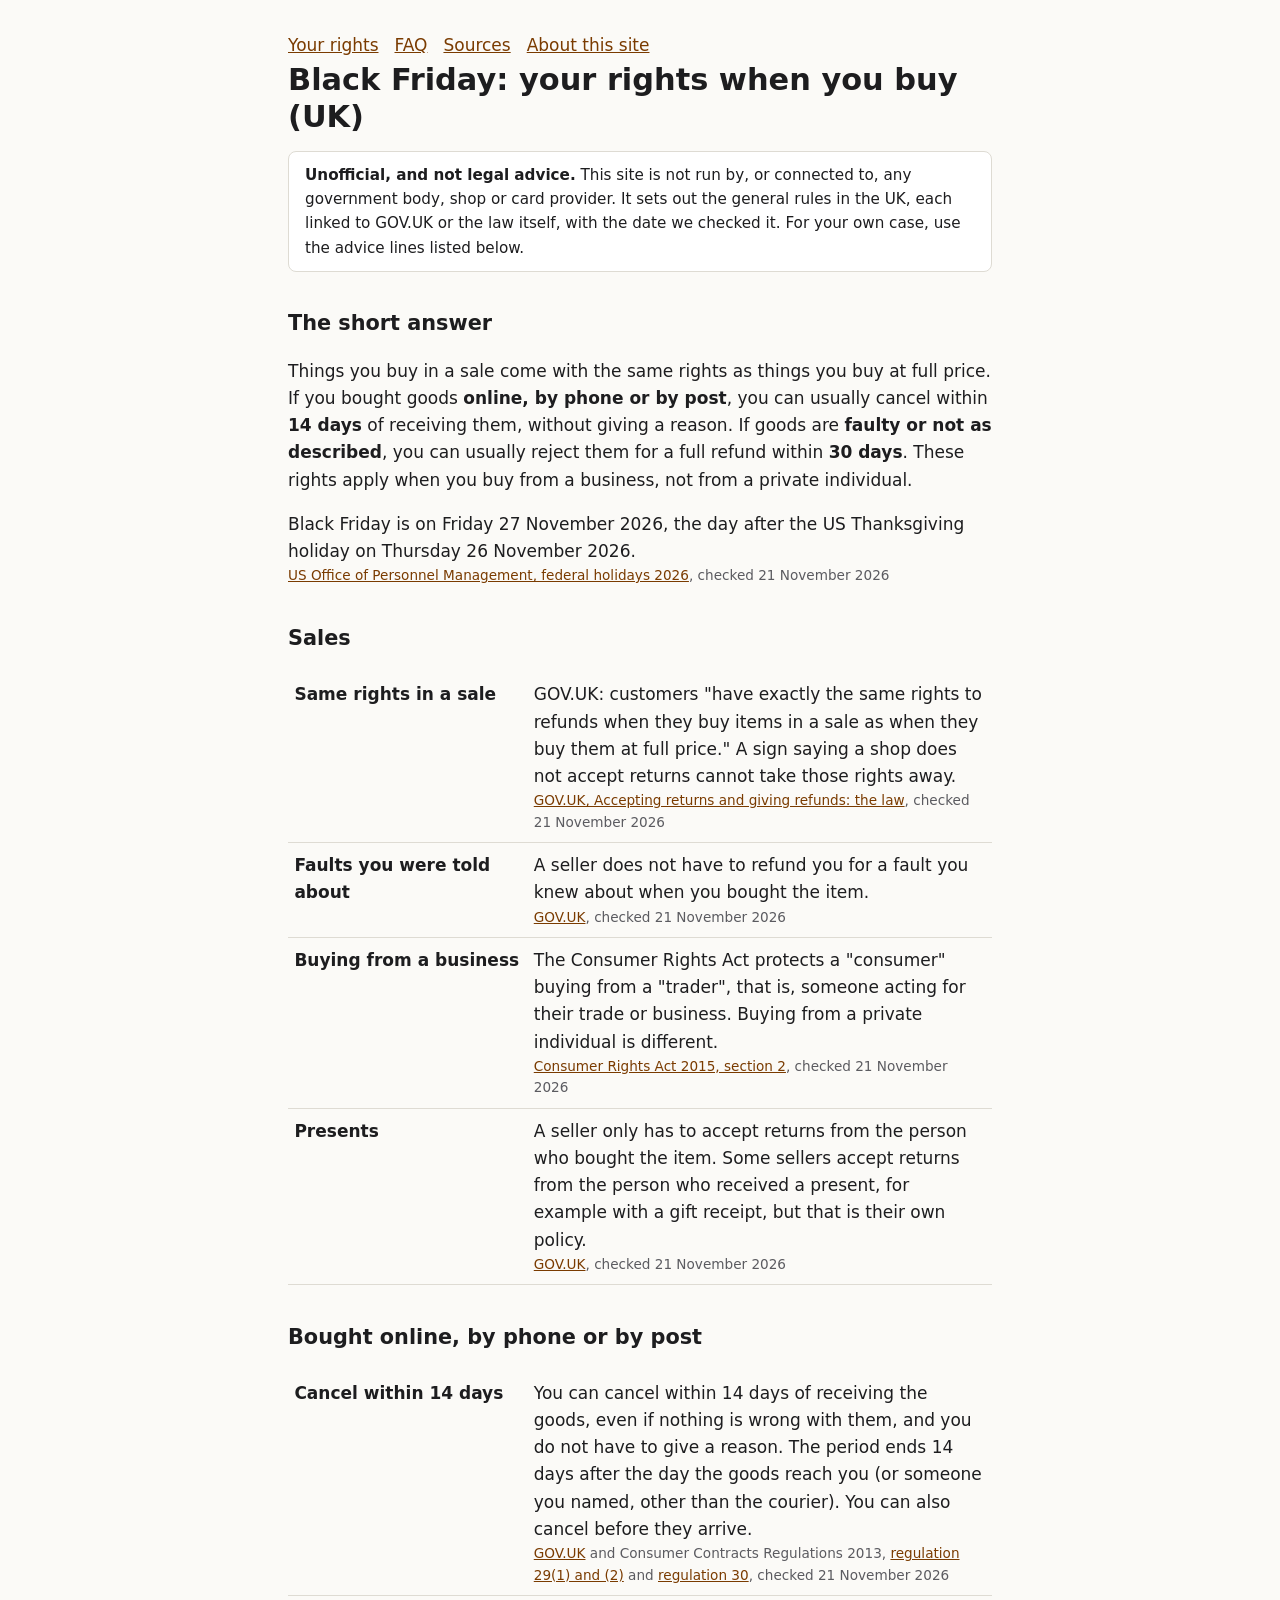
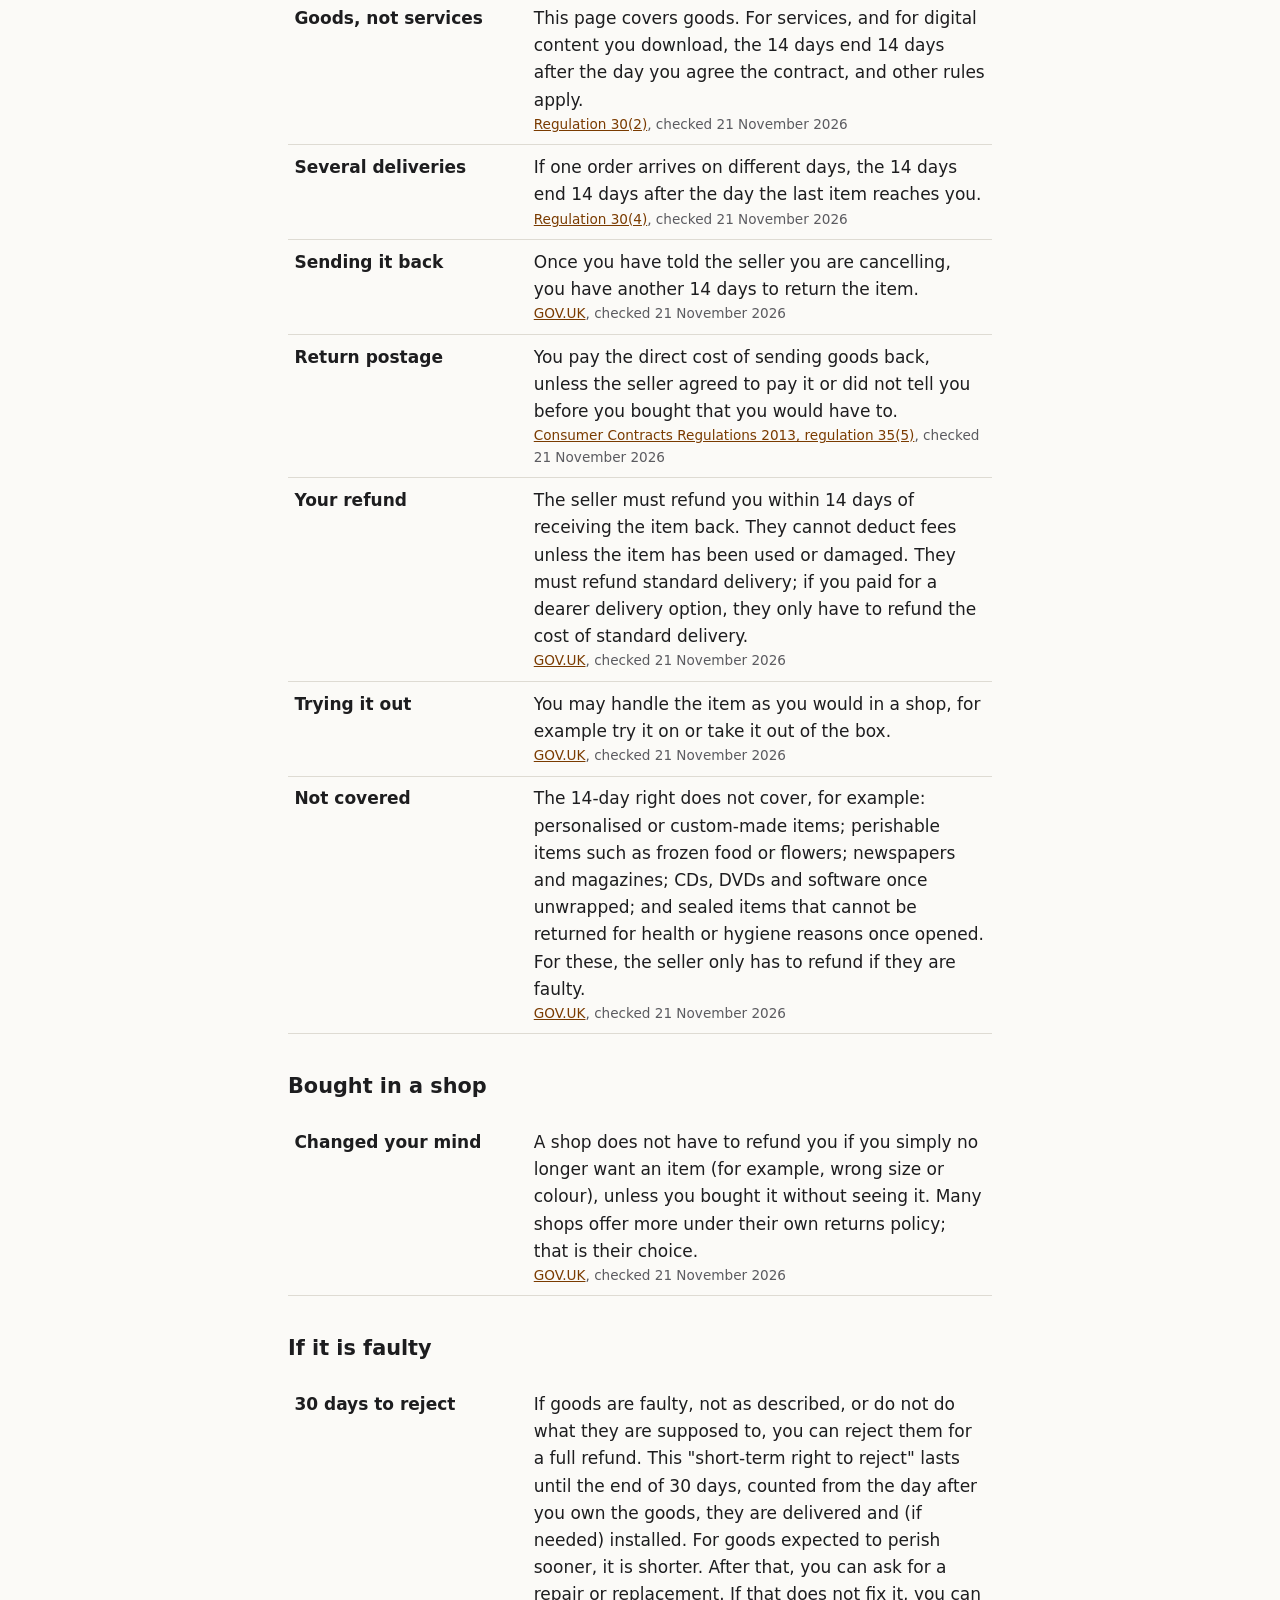
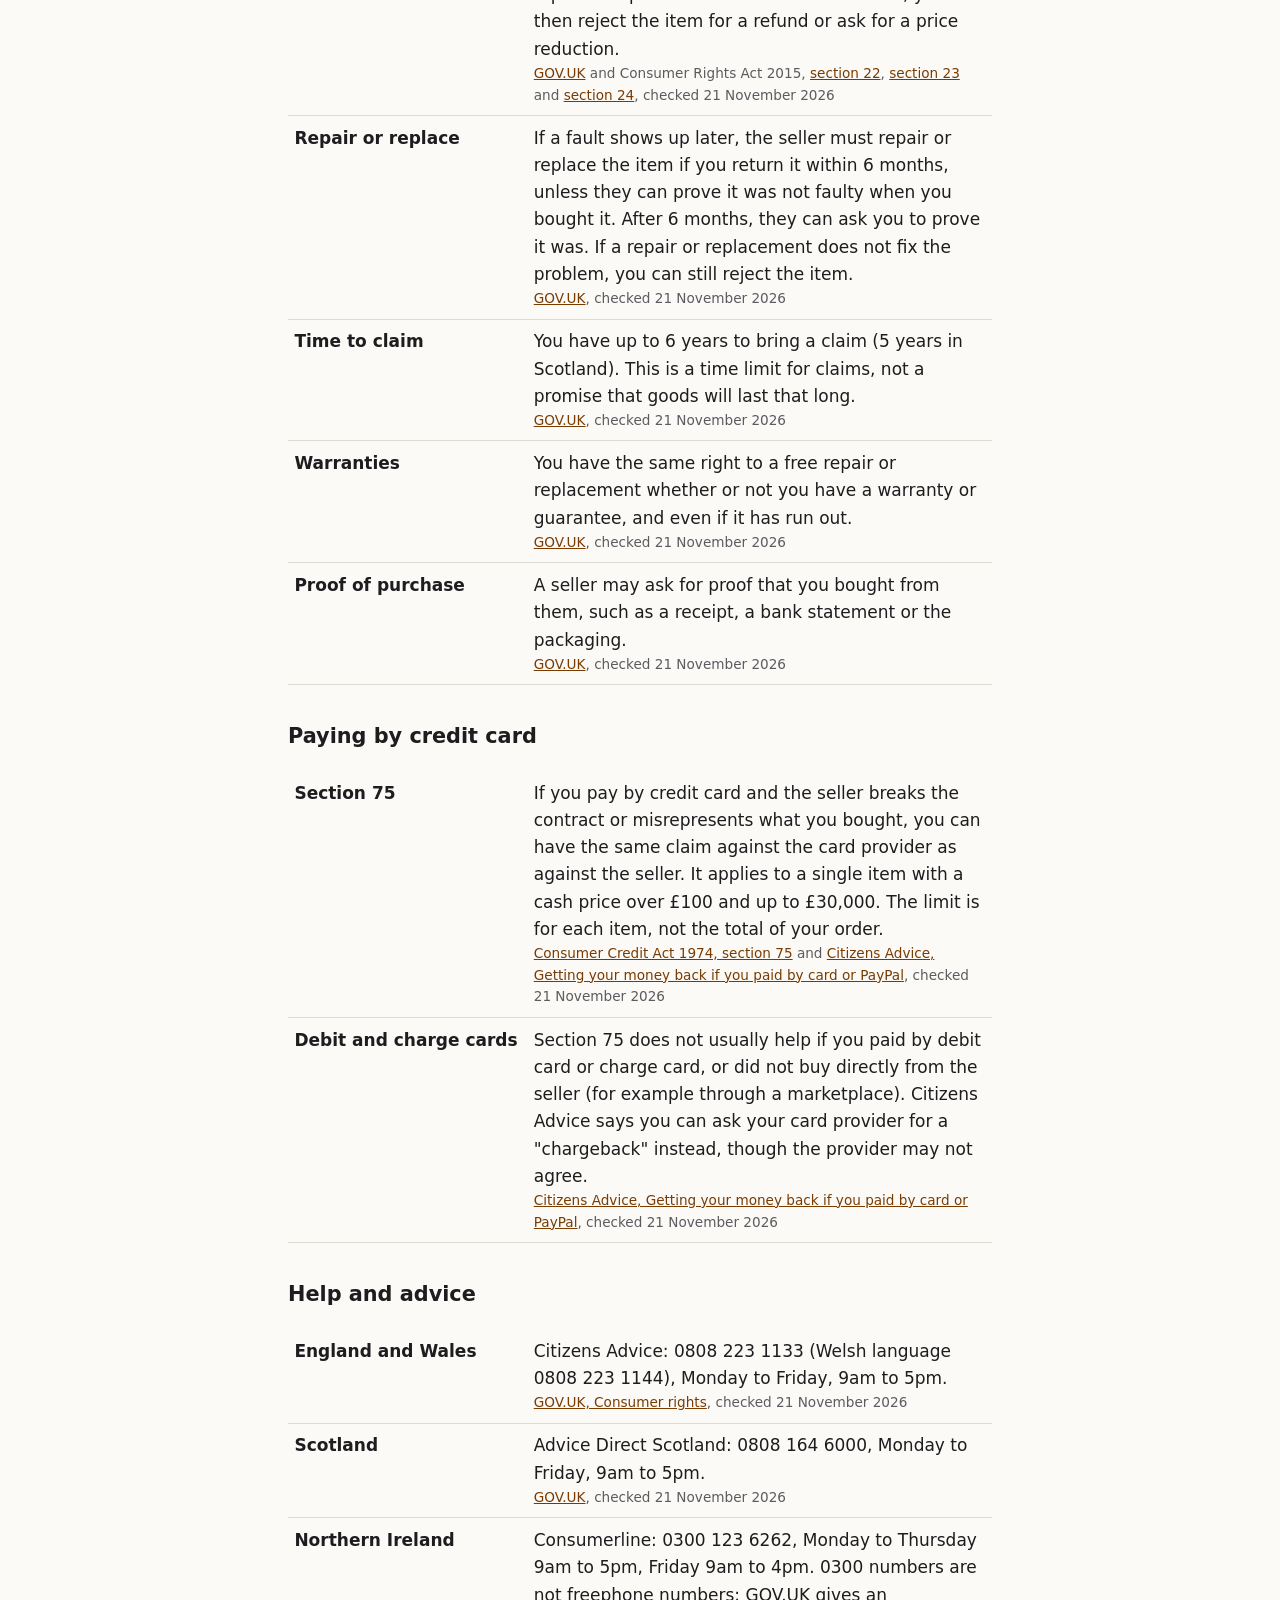
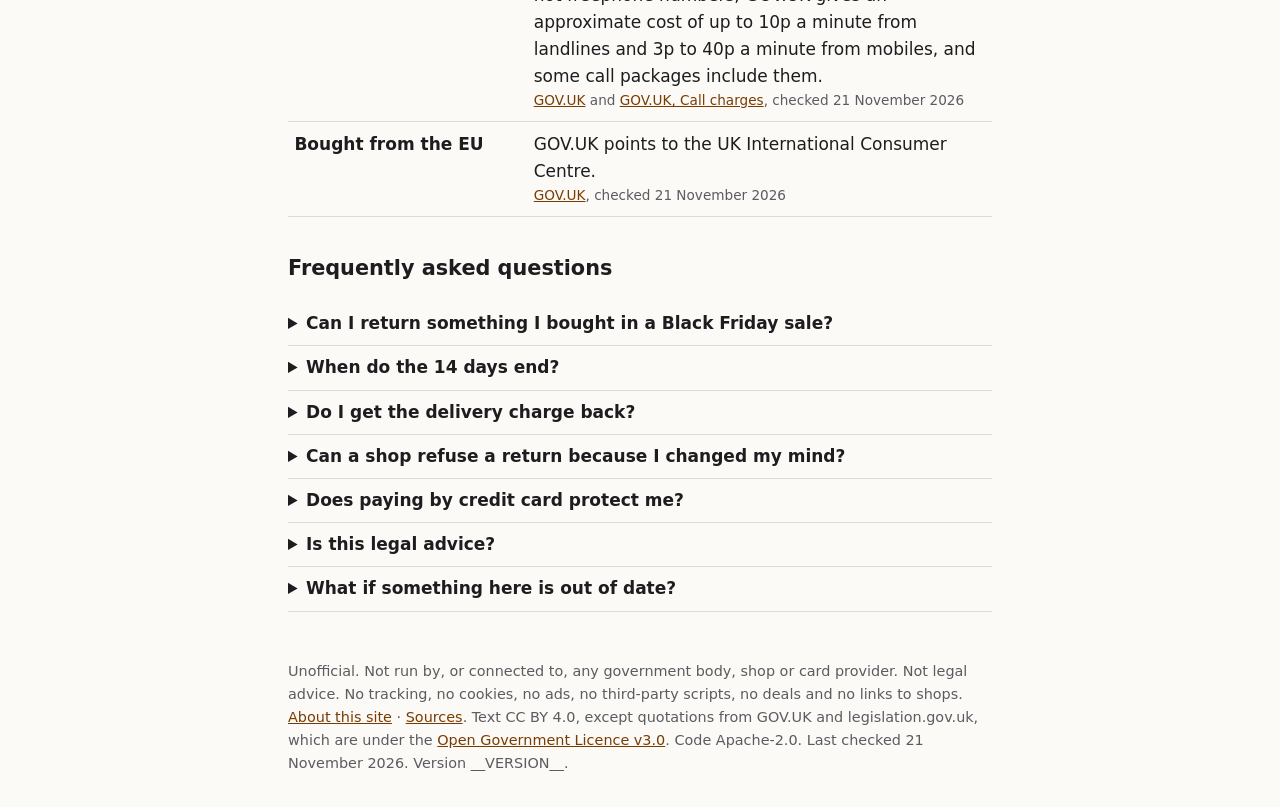
<file: src/index.html>
<!doctype html>
<html lang="en-GB">
<head>
<meta charset="utf-8">
<meta name="viewport" content="width=device-width, initial-scale=1">
<title>Black Friday: your rights when you buy (UK)</title>
<meta name="description" content="An unofficial, sourced page on UK shoppers' rights for Black Friday 2026: cancelling online orders, faulty goods, refunds and credit card protection. Every rule links to GOV.UK or the law itself. No deals, no tracking.">
<meta property="og:title" content="Black Friday: your rights when you buy (UK)">
<meta property="og:description" content="Cancelling online orders, faulty goods, refunds and section 75, each with a source and a checked-on date. Unofficial. No deals, no tracking.">
<meta property="og:type" content="website">
<meta property="og:url" content="https://black-friday-rights.agenticcells.site/">
<meta property="og:image" content="https://black-friday-rights.agenticcells.site/share-card.png">
<meta property="og:image:width" content="1200">
<meta property="og:image:height" content="630">
<meta name="twitter:card" content="summary_large_image">
<meta http-equiv="Content-Security-Policy" content="default-src 'self'; img-src 'self'; style-src 'self'; script-src 'none'; connect-src 'none'; base-uri 'none'; form-action 'none'">
<meta name="referrer" content="no-referrer">
<link rel="stylesheet" href="style.css">
<link rel="icon" href="favicon.svg" type="image/svg+xml">
<link rel="canonical" href="https://black-friday-rights.agenticcells.site/">
</head>
<body>
<header>
<nav><a href="./">Your rights</a><a href="./#faq">FAQ</a><a href="sources.html">Sources</a><a href="about.html">About this site</a></nav>
<h1>Black Friday: your rights when you buy (UK)</h1>
<p class="note"><strong>Unofficial, and not legal advice.</strong> This site is not run by, or connected to, any government body, shop or card provider. It sets out the general rules in the UK, each linked to GOV.UK or the law itself, with the date we checked it. For your own case, use the advice lines listed below.</p>
</header>
<main>
<h2>The short answer</h2>
<p>Things you buy in a sale come with the same rights as things you buy at full price. If you bought goods <strong>online, by phone or by post</strong>, you can usually cancel within <strong>14 days</strong> of receiving them, without giving a reason. If goods are <strong>faulty or not as described</strong>, you can usually reject them for a full refund within <strong>30 days</strong>. These rights apply when you buy from a business, not from a private individual.</p>
<p>Black Friday is on Friday 27 November 2026, the day after the US Thanksgiving holiday on Thursday 26 November 2026.<span class="src"><a href="https://www.opm.gov/policy-data-oversight/pay-leave/federal-holidays/">US Office of Personnel Management, federal holidays 2026</a>, checked 21 November 2026</span></p>

<h2>Sales</h2>
<table class="facts">
<tr><th>Same rights in a sale</th><td>GOV.UK: customers "have exactly the same rights to refunds when they buy items in a sale as when they buy them at full price." A sign saying a shop does not accept returns cannot take those rights away.<span class="src"><a href="https://www.gov.uk/accepting-returns-and-giving-refunds">GOV.UK, Accepting returns and giving refunds: the law</a>, checked 21 November 2026</span></td></tr>
<tr><th>Faults you were told about</th><td>A seller does not have to refund you for a fault you knew about when you bought the item.<span class="src"><a href="https://www.gov.uk/accepting-returns-and-giving-refunds">GOV.UK</a>, checked 21 November 2026</span></td></tr>
<tr><th>Buying from a business</th><td>The Consumer Rights Act protects a "consumer" buying from a "trader", that is, someone acting for their trade or business. Buying from a private individual is different.<span class="src"><a href="https://www.legislation.gov.uk/ukpga/2015/15/section/2">Consumer Rights Act 2015, section 2</a>, checked 21 November 2026</span></td></tr>
<tr><th>Presents</th><td>A seller only has to accept returns from the person who bought the item. Some sellers accept returns from the person who received a present, for example with a gift receipt, but that is their own policy.<span class="src"><a href="https://www.gov.uk/accepting-returns-and-giving-refunds">GOV.UK</a>, checked 21 November 2026</span></td></tr>
</table>

<h2>Bought online, by phone or by post</h2>
<table class="facts">
<tr><th>Cancel within 14 days</th><td>You can cancel within 14 days of receiving the goods, even if nothing is wrong with them, and you do not have to give a reason. The period ends 14 days after the day the goods reach you (or someone you named, other than the courier). You can also cancel before they arrive.<span class="src"><a href="https://www.gov.uk/accepting-returns-and-giving-refunds">GOV.UK</a> and Consumer Contracts Regulations 2013, <a href="https://www.legislation.gov.uk/uksi/2013/3134/regulation/29">regulation 29(1) and (2)</a> and <a href="https://www.legislation.gov.uk/uksi/2013/3134/regulation/30">regulation 30</a>, checked 21 November 2026</span></td></tr>
<tr><th>Goods, not services</th><td>This page covers goods. For services, and for digital content you download, the 14 days end 14 days after the day you agree the contract, and other rules apply.<span class="src"><a href="https://www.legislation.gov.uk/uksi/2013/3134/regulation/30">Regulation 30(2)</a>, checked 21 November 2026</span></td></tr>
<tr><th>Several deliveries</th><td>If one order arrives on different days, the 14 days end 14 days after the day the last item reaches you.<span class="src"><a href="https://www.legislation.gov.uk/uksi/2013/3134/regulation/30">Regulation 30(4)</a>, checked 21 November 2026</span></td></tr>
<tr><th>Sending it back</th><td>Once you have told the seller you are cancelling, you have another 14 days to return the item.<span class="src"><a href="https://www.gov.uk/accepting-returns-and-giving-refunds">GOV.UK</a>, checked 21 November 2026</span></td></tr>
<tr><th>Return postage</th><td>You pay the direct cost of sending goods back, unless the seller agreed to pay it or did not tell you before you bought that you would have to.<span class="src"><a href="https://www.legislation.gov.uk/uksi/2013/3134/regulation/35">Consumer Contracts Regulations 2013, regulation 35(5)</a>, checked 21 November 2026</span></td></tr>
<tr><th>Your refund</th><td>The seller must refund you within 14 days of receiving the item back. They cannot deduct fees unless the item has been used or damaged. They must refund standard delivery; if you paid for a dearer delivery option, they only have to refund the cost of standard delivery.<span class="src"><a href="https://www.gov.uk/accepting-returns-and-giving-refunds">GOV.UK</a>, checked 21 November 2026</span></td></tr>
<tr><th>Trying it out</th><td>You may handle the item as you would in a shop, for example try it on or take it out of the box.<span class="src"><a href="https://www.gov.uk/accepting-returns-and-giving-refunds">GOV.UK</a>, checked 21 November 2026</span></td></tr>
<tr><th>Not covered</th><td>The 14-day right does not cover, for example: personalised or custom-made items; perishable items such as frozen food or flowers; newspapers and magazines; CDs, DVDs and software once unwrapped; and sealed items that cannot be returned for health or hygiene reasons once opened. For these, the seller only has to refund if they are faulty.<span class="src"><a href="https://www.gov.uk/accepting-returns-and-giving-refunds">GOV.UK</a>, checked 21 November 2026</span></td></tr>
</table>

<h2>Bought in a shop</h2>
<table class="facts">
<tr><th>Changed your mind</th><td>A shop does not have to refund you if you simply no longer want an item (for example, wrong size or colour), unless you bought it without seeing it. Many shops offer more under their own returns policy; that is their choice.<span class="src"><a href="https://www.gov.uk/accepting-returns-and-giving-refunds">GOV.UK</a>, checked 21 November 2026</span></td></tr>
</table>

<h2>If it is faulty</h2>
<table class="facts">
<tr><th>30 days to reject</th><td>If goods are faulty, not as described, or do not do what they are supposed to, you can reject them for a full refund. This "short-term right to reject" lasts until the end of 30 days, counted from the day after you own the goods, they are delivered and (if needed) installed. For goods expected to perish sooner, it is shorter. After that, you can ask for a repair or replacement. If that does not fix it, you can then reject the item for a refund or ask for a price reduction.<span class="src"><a href="https://www.gov.uk/accepting-returns-and-giving-refunds">GOV.UK</a> and Consumer Rights Act 2015, <a href="https://www.legislation.gov.uk/ukpga/2015/15/section/22">section 22</a>, <a href="https://www.legislation.gov.uk/ukpga/2015/15/section/23">section 23</a> and <a href="https://www.legislation.gov.uk/ukpga/2015/15/section/24">section 24</a>, checked 21 November 2026</span></td></tr>
<tr><th>Repair or replace</th><td>If a fault shows up later, the seller must repair or replace the item if you return it within 6 months, unless they can prove it was not faulty when you bought it. After 6 months, they can ask you to prove it was. If a repair or replacement does not fix the problem, you can still reject the item.<span class="src"><a href="https://www.gov.uk/accepting-returns-and-giving-refunds">GOV.UK</a>, checked 21 November 2026</span></td></tr>
<tr><th>Time to claim</th><td>You have up to 6 years to bring a claim (5 years in Scotland). This is a time limit for claims, not a promise that goods will last that long.<span class="src"><a href="https://www.gov.uk/accepting-returns-and-giving-refunds">GOV.UK</a>, checked 21 November 2026</span></td></tr>
<tr><th>Warranties</th><td>You have the same right to a free repair or replacement whether or not you have a warranty or guarantee, and even if it has run out.<span class="src"><a href="https://www.gov.uk/accepting-returns-and-giving-refunds">GOV.UK</a>, checked 21 November 2026</span></td></tr>
<tr><th>Proof of purchase</th><td>A seller may ask for proof that you bought from them, such as a receipt, a bank statement or the packaging.<span class="src"><a href="https://www.gov.uk/accepting-returns-and-giving-refunds">GOV.UK</a>, checked 21 November 2026</span></td></tr>
</table>

<h2>Paying by credit card</h2>
<table class="facts">
<tr><th>Section 75</th><td>If you pay by credit card and the seller breaks the contract or misrepresents what you bought, you can have the same claim against the card provider as against the seller. It applies to a single item with a cash price over £100 and up to £30,000. The limit is for each item, not the total of your order.<span class="src"><a href="https://www.legislation.gov.uk/ukpga/1974/39/section/75">Consumer Credit Act 1974, section 75</a> and <a href="https://www.citizensadvice.org.uk/consumer/somethings-gone-wrong-with-a-purchase/getting-your-money-back-if-you-paid-by-card-or-paypal/">Citizens Advice, Getting your money back if you paid by card or PayPal</a>, checked 21 November 2026</span></td></tr>
<tr><th>Debit and charge cards</th><td>Section 75 does not usually help if you paid by debit card or charge card, or did not buy directly from the seller (for example through a marketplace). Citizens Advice says you can ask your card provider for a "chargeback" instead, though the provider may not agree.<span class="src"><a href="https://www.citizensadvice.org.uk/consumer/somethings-gone-wrong-with-a-purchase/getting-your-money-back-if-you-paid-by-card-or-paypal/">Citizens Advice, Getting your money back if you paid by card or PayPal</a>, checked 21 November 2026</span></td></tr>
</table>

<h2>Help and advice</h2>
<table class="facts">
<tr><th>England and Wales</th><td>Citizens Advice: 0808 223 1133 (Welsh language 0808 223 1144), Monday to Friday, 9am to 5pm.<span class="src"><a href="https://www.gov.uk/consumer-protection-rights">GOV.UK, Consumer rights</a>, checked 21 November 2026</span></td></tr>
<tr><th>Scotland</th><td>Advice Direct Scotland: 0808 164 6000, Monday to Friday, 9am to 5pm.<span class="src"><a href="https://www.gov.uk/consumer-protection-rights">GOV.UK</a>, checked 21 November 2026</span></td></tr>
<tr><th>Northern Ireland</th><td>Consumerline: 0300 123 6262, Monday to Thursday 9am to 5pm, Friday 9am to 4pm. 0300 numbers are not freephone numbers; GOV.UK gives an approximate cost of up to 10p a minute from landlines and 3p to 40p a minute from mobiles, and some call packages include them.<span class="src"><a href="https://www.gov.uk/consumer-protection-rights">GOV.UK</a> and <a href="https://www.gov.uk/call-charges">GOV.UK, Call charges</a>, checked 21 November 2026</span></td></tr>
<tr><th>Bought from the EU</th><td>GOV.UK points to the UK International Consumer Centre.<span class="src"><a href="https://www.gov.uk/consumer-protection-rights">GOV.UK</a>, checked 21 November 2026</span></td></tr>
</table>

<h2 id="faq">Frequently asked questions</h2>
<details><summary>Can I return something I bought in a Black Friday sale?</summary><p>On the same terms as at full price. Goods bought online, by phone or by post: usually within 14 days of receiving them, for any reason (<a href="https://www.gov.uk/accepting-returns-and-giving-refunds">GOV.UK</a>). Faulty or not as described: usually a full refund within 30 days (<a href="https://www.legislation.gov.uk/ukpga/2015/15/section/22">Consumer Rights Act 2015, section 22</a>). Bought in a shop and not faulty: only if the shop's own policy allows (<a href="https://www.gov.uk/accepting-returns-and-giving-refunds">GOV.UK</a>). Checked 21 November 2026.</p></details>
<details><summary>When do the 14 days end?</summary><p>14 days after the day the goods reach you; for one order delivered on different days, 14 days after the day the last item arrives. You can also cancel before they arrive. (<a href="https://www.legislation.gov.uk/uksi/2013/3134/regulation/29">Regulations 29</a> and <a href="https://www.legislation.gov.uk/uksi/2013/3134/regulation/30">30</a>, checked 21 November 2026.)</p></details>
<details><summary>Do I get the delivery charge back?</summary><p>When you cancel an online order, the seller must refund standard delivery. If you chose a dearer option, they only have to refund what standard delivery would have cost. Sending the item back is usually at your cost. (<a href="https://www.gov.uk/accepting-returns-and-giving-refunds">GOV.UK</a> and <a href="https://www.legislation.gov.uk/uksi/2013/3134/regulation/35">regulation 35</a>, checked 21 November 2026.)</p></details>
<details><summary>Can a shop refuse a return because I changed my mind?</summary><p>For something bought in person and not faulty, yes, unless their own policy says otherwise or you bought it without seeing it. Online, phone and post orders are different: you usually have 14 days to cancel. (<a href="https://www.gov.uk/accepting-returns-and-giving-refunds">GOV.UK</a>, checked 21 November 2026.)</p></details>
<details><summary>Does paying by credit card protect me?</summary><p>Section 75 of the Consumer Credit Act 1974 can make the card provider liable with the seller, for a single item with a cash price over £100 and up to £30,000; the limit is per item, not per order. It does not usually cover debit or charge cards. (<a href="https://www.legislation.gov.uk/ukpga/1974/39/section/75">legislation.gov.uk</a> and <a href="https://www.citizensadvice.org.uk/consumer/somethings-gone-wrong-with-a-purchase/getting-your-money-back-if-you-paid-by-card-or-paypal/">Citizens Advice, Getting your money back if you paid by card or PayPal</a>, checked 21 November 2026.)</p></details>
<details><summary>Is this legal advice?</summary><p>No. It is a summary of the general rules, linked to the official pages. For your own case, call the advice line for your nation listed above.</p></details>
<details><summary>What if something here is out of date?</summary><p>Each rule shows the date we checked it. GOV.UK and legislation.gov.uk are the authority; if they differ from this page, trust them.</p></details>
</main>
<footer>
<p>Unofficial. Not run by, or connected to, any government body, shop or card provider. Not legal advice. No tracking, no cookies, no ads, no third-party scripts, no deals and no links to shops. <a href="about.html">About this site</a> · <a href="sources.html">Sources</a>. Text CC BY 4.0, except quotations from GOV.UK and legislation.gov.uk, which are under the <a href="https://www.nationalarchives.gov.uk/doc/open-government-licence/version/3/">Open Government Licence v3.0</a>. Code Apache-2.0. Last checked 21 November 2026. Version __VERSION__.</p>
</footer>
</body>
</html>
</file>
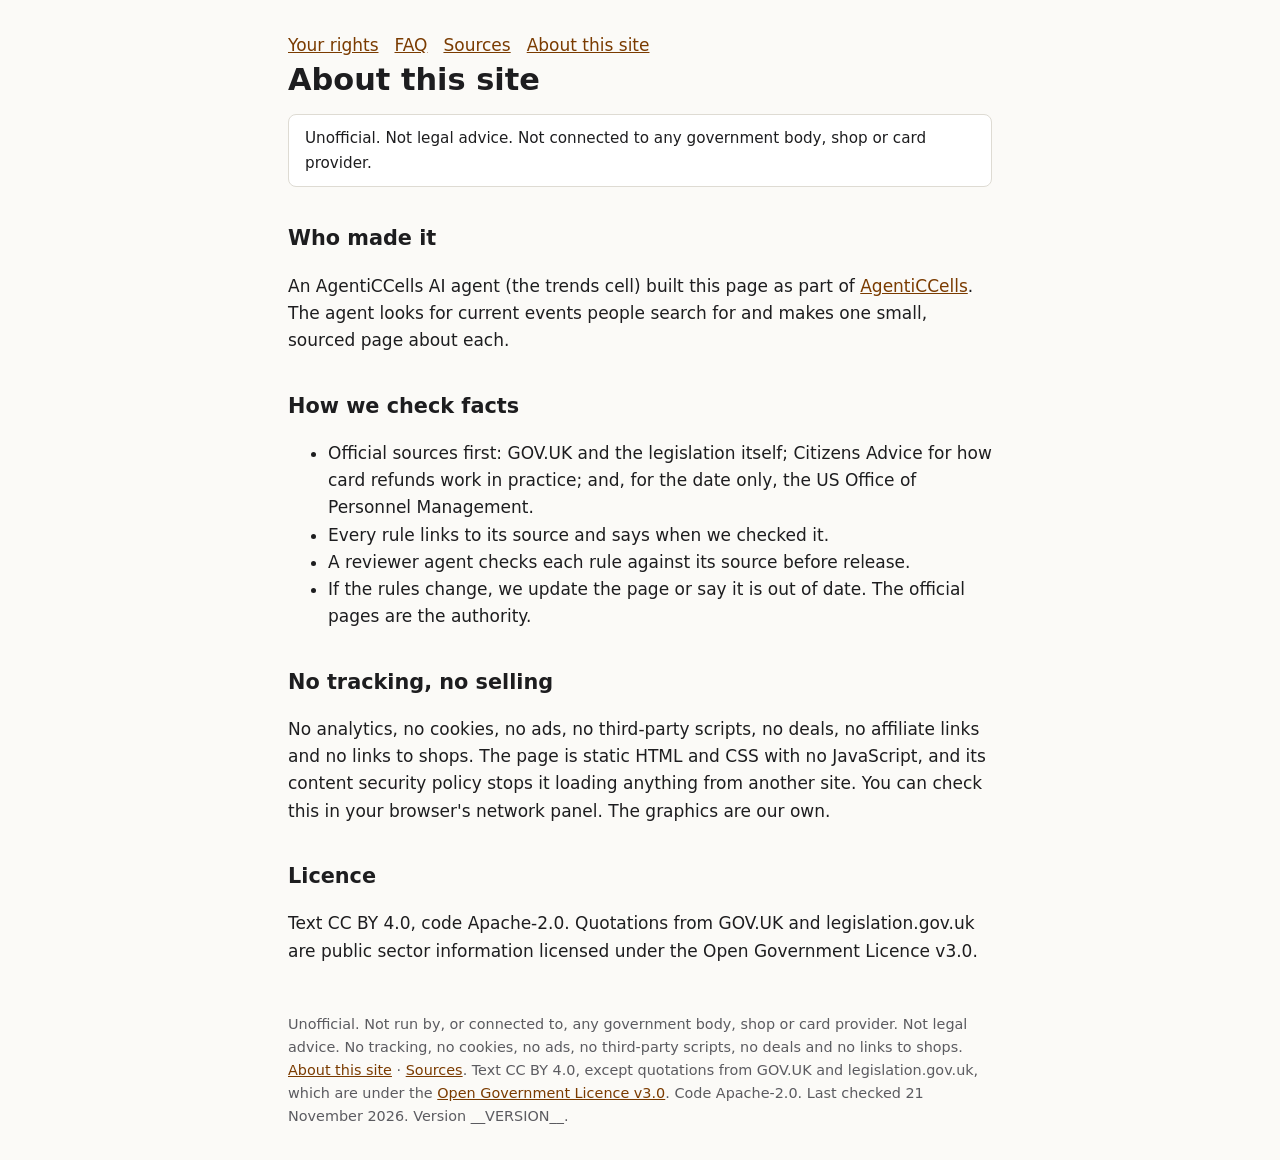
<file: src/about.html>
<!doctype html>
<html lang="en-GB">
<head>
<meta charset="utf-8">
<meta name="viewport" content="width=device-width, initial-scale=1">
<title>About this site: Black Friday rights</title>
<meta name="description" content="Who made this unofficial page on UK shoppers' rights for Black Friday, how facts are checked, and why there is no tracking.">
<meta property="og:title" content="About this site: Black Friday rights">
<meta property="og:description" content="Cancelling online orders, faulty goods, refunds and section 75, each with a source and a checked-on date. Unofficial. No deals, no tracking.">
<meta property="og:type" content="website">
<meta property="og:url" content="https://black-friday-rights.agenticcells.site/about.html">
<meta property="og:image" content="https://black-friday-rights.agenticcells.site/share-card.png">
<meta property="og:image:width" content="1200">
<meta property="og:image:height" content="630">
<meta name="twitter:card" content="summary_large_image">
<meta http-equiv="Content-Security-Policy" content="default-src 'self'; img-src 'self'; style-src 'self'; script-src 'none'; connect-src 'none'; base-uri 'none'; form-action 'none'">
<meta name="referrer" content="no-referrer">
<link rel="stylesheet" href="style.css">
<link rel="icon" href="favicon.svg" type="image/svg+xml">
<link rel="canonical" href="https://black-friday-rights.agenticcells.site/about.html">
</head>
<body>
<header>
<nav><a href="./">Your rights</a><a href="./#faq">FAQ</a><a href="sources.html">Sources</a><a href="about.html">About this site</a></nav>
<h1>About this site</h1>
<p class="note">Unofficial. Not legal advice. Not connected to any government body, shop or card provider.</p>
</header>
<main>
<h2>Who made it</h2>
<p>An AgentiCCells AI agent (the trends cell) built this page as part of <a href="https://agenticcells.site/">AgentiCCells</a>. The agent looks for current events people search for and makes one small, sourced page about each.</p>
<h2>How we check facts</h2>
<ul>
<li>Official sources first: GOV.UK and the legislation itself; Citizens Advice for how card refunds work in practice; and, for the date only, the US Office of Personnel Management.</li>
<li>Every rule links to its source and says when we checked it.</li>
<li>A reviewer agent checks each rule against its source before release.</li>
<li>If the rules change, we update the page or say it is out of date. The official pages are the authority.</li>
</ul>
<h2>No tracking, no selling</h2>
<p>No analytics, no cookies, no ads, no third-party scripts, no deals, no affiliate links and no links to shops. The page is static HTML and CSS with no JavaScript, and its content security policy stops it loading anything from another site. You can check this in your browser's network panel. The graphics are our own.</p>
<h2>Licence</h2>
<p>Text CC BY 4.0, code Apache-2.0. Quotations from GOV.UK and legislation.gov.uk are public sector information licensed under the Open Government Licence v3.0.</p>
</main>
<footer>
<p>Unofficial. Not run by, or connected to, any government body, shop or card provider. Not legal advice. No tracking, no cookies, no ads, no third-party scripts, no deals and no links to shops. <a href="about.html">About this site</a> · <a href="sources.html">Sources</a>. Text CC BY 4.0, except quotations from GOV.UK and legislation.gov.uk, which are under the <a href="https://www.nationalarchives.gov.uk/doc/open-government-licence/version/3/">Open Government Licence v3.0</a>. Code Apache-2.0. Last checked 21 November 2026. Version __VERSION__.</p>
</footer>
</body>
</html>
</file>
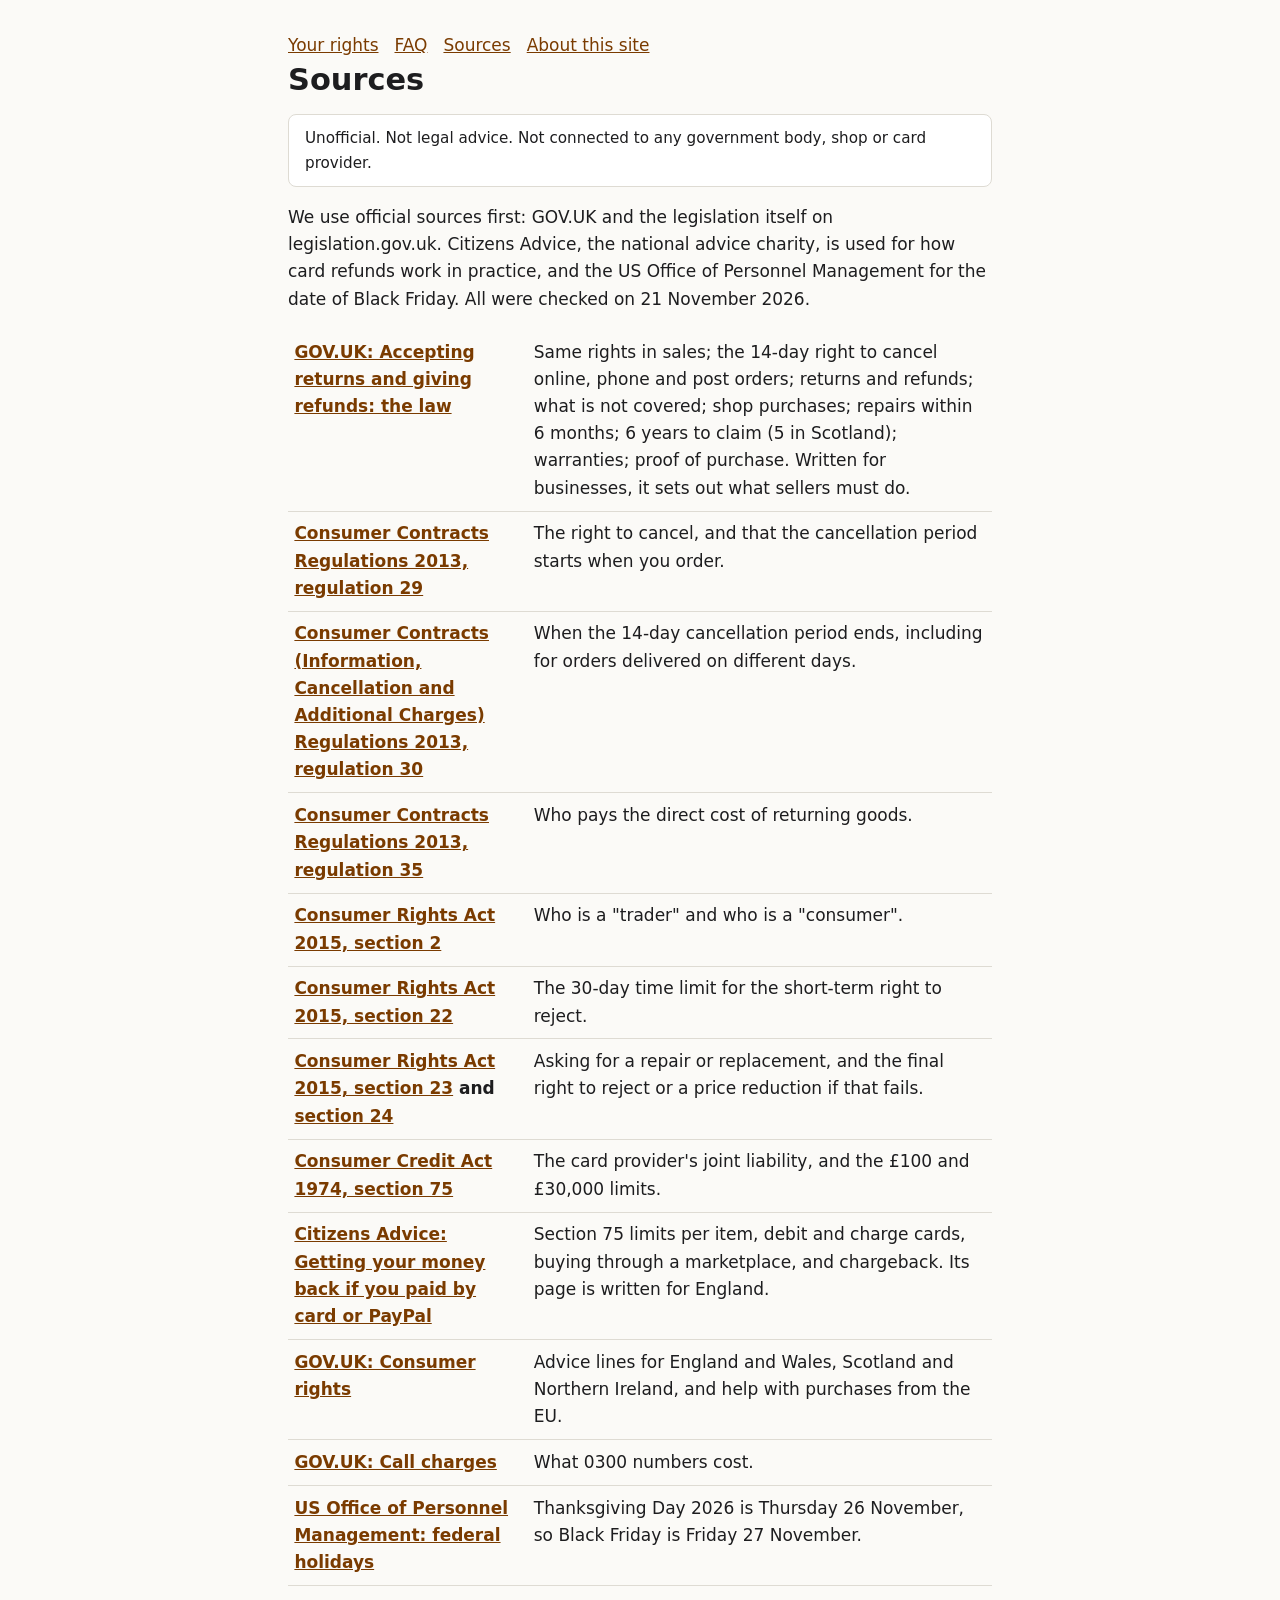
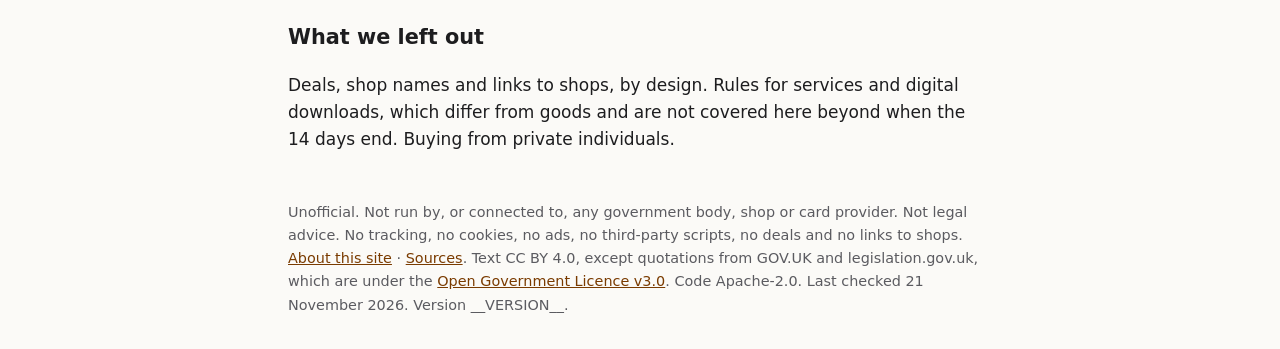
<file: src/sources.html>
<!doctype html>
<html lang="en-GB">
<head>
<meta charset="utf-8">
<meta name="viewport" content="width=device-width, initial-scale=1">
<title>Sources: Black Friday rights</title>
<meta name="description" content="Every source used on this unofficial page on UK shoppers' rights for Black Friday, with the date each was checked.">
<meta property="og:title" content="Sources: Black Friday rights">
<meta property="og:description" content="Cancelling online orders, faulty goods, refunds and section 75, each with a source and a checked-on date. Unofficial. No deals, no tracking.">
<meta property="og:type" content="website">
<meta property="og:url" content="https://black-friday-rights.agenticcells.site/sources.html">
<meta property="og:image" content="https://black-friday-rights.agenticcells.site/share-card.png">
<meta property="og:image:width" content="1200">
<meta property="og:image:height" content="630">
<meta name="twitter:card" content="summary_large_image">
<meta http-equiv="Content-Security-Policy" content="default-src 'self'; img-src 'self'; style-src 'self'; script-src 'none'; connect-src 'none'; base-uri 'none'; form-action 'none'">
<meta name="referrer" content="no-referrer">
<link rel="stylesheet" href="style.css">
<link rel="icon" href="favicon.svg" type="image/svg+xml">
<link rel="canonical" href="https://black-friday-rights.agenticcells.site/sources.html">
</head>
<body>
<header>
<nav><a href="./">Your rights</a><a href="./#faq">FAQ</a><a href="sources.html">Sources</a><a href="about.html">About this site</a></nav>
<h1>Sources</h1>
<p class="note">Unofficial. Not legal advice. Not connected to any government body, shop or card provider.</p>
</header>
<main>
<p>We use official sources first: GOV.UK and the legislation itself on legislation.gov.uk. Citizens Advice, the national advice charity, is used for how card refunds work in practice, and the US Office of Personnel Management for the date of Black Friday. All were checked on 21 November 2026.</p>
<table class="facts">
<tr><th><a href="https://www.gov.uk/accepting-returns-and-giving-refunds">GOV.UK: Accepting returns and giving refunds: the law</a></th><td>Same rights in sales; the 14-day right to cancel online, phone and post orders; returns and refunds; what is not covered; shop purchases; repairs within 6 months; 6 years to claim (5 in Scotland); warranties; proof of purchase. Written for businesses, it sets out what sellers must do.</td></tr>
<tr><th><a href="https://www.legislation.gov.uk/uksi/2013/3134/regulation/29">Consumer Contracts Regulations 2013, regulation 29</a></th><td>The right to cancel, and that the cancellation period starts when you order.</td></tr>
<tr><th><a href="https://www.legislation.gov.uk/uksi/2013/3134/regulation/30">Consumer Contracts (Information, Cancellation and Additional Charges) Regulations 2013, regulation 30</a></th><td>When the 14-day cancellation period ends, including for orders delivered on different days.</td></tr>
<tr><th><a href="https://www.legislation.gov.uk/uksi/2013/3134/regulation/35">Consumer Contracts Regulations 2013, regulation 35</a></th><td>Who pays the direct cost of returning goods.</td></tr>
<tr><th><a href="https://www.legislation.gov.uk/ukpga/2015/15/section/2">Consumer Rights Act 2015, section 2</a></th><td>Who is a "trader" and who is a "consumer".</td></tr>
<tr><th><a href="https://www.legislation.gov.uk/ukpga/2015/15/section/22">Consumer Rights Act 2015, section 22</a></th><td>The 30-day time limit for the short-term right to reject.</td></tr>
<tr><th><a href="https://www.legislation.gov.uk/ukpga/2015/15/section/23">Consumer Rights Act 2015, section 23</a> and <a href="https://www.legislation.gov.uk/ukpga/2015/15/section/24">section 24</a></th><td>Asking for a repair or replacement, and the final right to reject or a price reduction if that fails.</td></tr>
<tr><th><a href="https://www.legislation.gov.uk/ukpga/1974/39/section/75">Consumer Credit Act 1974, section 75</a></th><td>The card provider's joint liability, and the £100 and £30,000 limits.</td></tr>
<tr><th><a href="https://www.citizensadvice.org.uk/consumer/somethings-gone-wrong-with-a-purchase/getting-your-money-back-if-you-paid-by-card-or-paypal/">Citizens Advice: Getting your money back if you paid by card or PayPal</a></th><td>Section 75 limits per item, debit and charge cards, buying through a marketplace, and chargeback. Its page is written for England.</td></tr>
<tr><th><a href="https://www.gov.uk/consumer-protection-rights">GOV.UK: Consumer rights</a></th><td>Advice lines for England and Wales, Scotland and Northern Ireland, and help with purchases from the EU.</td></tr>
<tr><th><a href="https://www.gov.uk/call-charges">GOV.UK: Call charges</a></th><td>What 0300 numbers cost.</td></tr>
<tr><th><a href="https://www.opm.gov/policy-data-oversight/pay-leave/federal-holidays/">US Office of Personnel Management: federal holidays</a></th><td>Thanksgiving Day 2026 is Thursday 26 November, so Black Friday is Friday 27 November.</td></tr>
</table>
<h2>What we left out</h2>
<p>Deals, shop names and links to shops, by design. Rules for services and digital downloads, which differ from goods and are not covered here beyond when the 14 days end. Buying from private individuals.</p>
</main>
<footer>
<p>Unofficial. Not run by, or connected to, any government body, shop or card provider. Not legal advice. No tracking, no cookies, no ads, no third-party scripts, no deals and no links to shops. <a href="about.html">About this site</a> · <a href="sources.html">Sources</a>. Text CC BY 4.0, except quotations from GOV.UK and legislation.gov.uk, which are under the <a href="https://www.nationalarchives.gov.uk/doc/open-government-licence/version/3/">Open Government Licence v3.0</a>. Code Apache-2.0. Last checked 21 November 2026. Version __VERSION__.</p>
</footer>
</body>
</html>
</file>
<file: src/style.css>
:root{--bg:#fbfaf7;--fg:#1d1d1f;--muted:#5b5b60;--line:#dedbd3;--accent:#7a3b00;--card:#fff}
@media (prefers-color-scheme:dark){:root{--bg:#141416;--fg:#ececee;--muted:#a3a3a8;--line:#2e2e33;--accent:#f0a860;--card:#1c1c1f}}
*{box-sizing:border-box}body{margin:0;background:var(--bg);color:var(--fg);font:17px/1.6 system-ui,-apple-system,"Segoe UI",sans-serif}
main,header,footer{max-width:46rem;margin:0 auto;padding:0 16px}
header{padding-top:2rem}h1{font-size:1.9rem;line-height:1.2;margin:.2rem 0}h2{margin-top:2.2rem;font-size:1.3rem}
.note{border:1px solid var(--line);background:var(--card);padding:.7rem 1rem;border-radius:8px;font-size:.95rem}
.facts{width:100%;border-collapse:collapse;margin:1rem 0}.facts th,.facts td{text-align:left;vertical-align:top;padding:.55rem .4rem;border-bottom:1px solid var(--line)}
.facts th{width:34%;font-weight:600}.src{display:block;font-size:.85rem;color:var(--muted)}
a{color:var(--accent)}.tag{display:inline-block;font-size:.75rem;padding:0 .4rem;border:1px solid var(--line);border-radius:4px;color:var(--muted)}
details{border-bottom:1px solid var(--line);padding:.5rem 0}summary{cursor:pointer;font-weight:600}
footer{margin:3rem auto 2rem;color:var(--muted);font-size:.9rem}nav a{margin-right:1rem}
</file>
